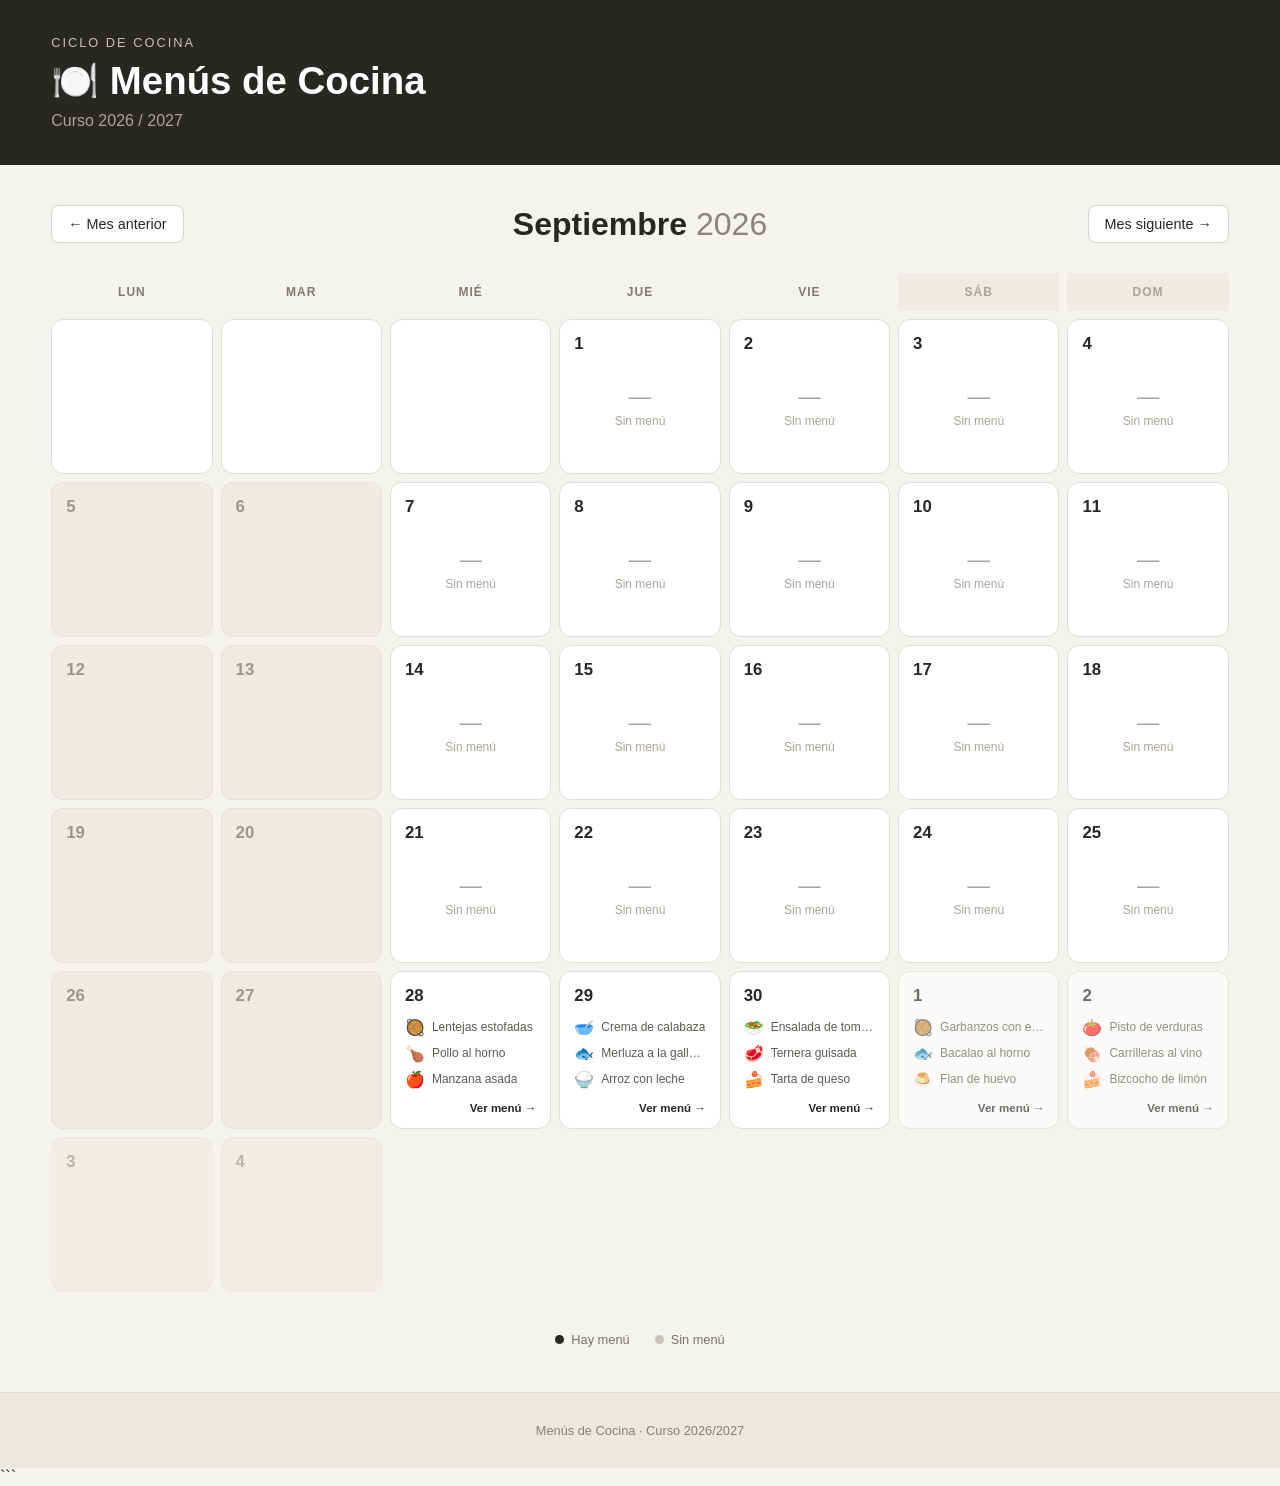
<file: webs/menus/index.html>
<!DOCTYPE html>
<html lang="es">

<head>
    <meta charset="UTF-8">
    <meta name="viewport" content="width=device-width, initial-scale=1.0">

    <title>Menús de Cocina | Curso 2026/2027</title>

    <link rel="stylesheet" href="styles.css">
</head>


<body>

    <!-- ==========================================
         CABECERA
    =========================================== -->

    <header class="cabecera">

        <div class="contenedor cabecera-contenido">

            <div>
                <p class="subtitulo">Ciclo de Cocina</p>

                <h1>🍽️ Menús de Cocina</h1>

                <p class="curso">
                    Curso 2026 / 2027
                </p>
            </div>

        </div>

    </header>


    <!-- ==========================================
         CONTENIDO PRINCIPAL
    =========================================== -->

    <main class="contenedor">


        <!-- ======================================
             NAVEGACIÓN ENTRE MESES
        ======================================= -->

        <nav class="navegacion-meses">

            <a href="#" class="boton-mes">
                ← Mes anterior
            </a>

            <h2>
                Septiembre
                <span>2026</span>
            </h2>

            <a href="#" class="boton-mes">
                Mes siguiente →
            </a>

        </nav>


        <!-- ======================================
             CALENDARIO
        ======================================= -->

        <section class="calendario">


            <!-- DÍAS DE LA SEMANA -->

            <div class="nombre-dia">
                LUN
            </div>

            <div class="nombre-dia">
                MAR
            </div>

            <div class="nombre-dia">
                MIÉ
            </div>

            <div class="nombre-dia">
                JUE
            </div>

            <div class="nombre-dia">
                VIE
            </div>

            <div class="nombre-dia fin-de-semana">
                SÁB
            </div>

            <div class="nombre-dia fin-de-semana">
                DOM
            </div>


            <!-- ==================================
                 SEMANA 1
            =================================== -->

            <!-- Días vacíos -->

            <div class="dia dia-vacio"></div>
            <div class="dia dia-vacio"></div>
            <div class="dia dia-vacio"></div>


            <!-- MARTES 1 -->

            <article class="dia">

                <span class="numero-dia">1</span>

                <div class="sin-menu">
                    <span>—</span>
                    <p>Sin menú</p>
                </div>

            </article>


            <!-- MIÉRCOLES 2 -->

            <article class="dia">

                <span class="numero-dia">2</span>

                <div class="sin-menu">
                    <span>—</span>
                    <p>Sin menú</p>
                </div>

            </article>


            <!-- JUEVES 3 -->

            <article class="dia">

                <span class="numero-dia">3</span>

                <div class="sin-menu">
                    <span>—</span>
                    <p>Sin menú</p>
                </div>

            </article>


            <!-- VIERNES 4 -->

            <article class="dia">

                <span class="numero-dia">4</span>

                <div class="sin-menu">
                    <span>—</span>
                    <p>Sin menú</p>
                </div>

            </article>


            <!-- SÁBADO 5 -->

            <article class="dia fin-de-semana">

                <span class="numero-dia">5</span>

            </article>


            <!-- DOMINGO 6 -->

            <article class="dia fin-de-semana">

                <span class="numero-dia">6</span>

            </article>


            <!-- ==================================
                 SEMANA 2
            =================================== -->

            <!-- LUNES 7 -->

            <article class="dia">

                <span class="numero-dia">7</span>

                <div class="sin-menu">
                    <span>—</span>
                    <p>Sin menú</p>
                </div>

            </article>


            <!-- MARTES 8 -->

            <article class="dia">

                <span class="numero-dia">8</span>

                <div class="sin-menu">
                    <span>—</span>
                    <p>Sin menú</p>
                </div>

            </article>


            <!-- MIÉRCOLES 9 -->

            <article class="dia">

                <span class="numero-dia">9</span>

                <div class="sin-menu">
                    <span>—</span>
                    <p>Sin menú</p>
                </div>

            </article>


            <!-- JUEVES 10 -->

            <article class="dia">

                <span class="numero-dia">10</span>

                <div class="sin-menu">
                    <span>—</span>
                    <p>Sin menú</p>
                </div>

            </article>


            <!-- VIERNES 11 -->

            <article class="dia">

                <span class="numero-dia">11</span>

                <div class="sin-menu">
                    <span>—</span>
                    <p>Sin menú</p>
                </div>

            </article>


            <!-- SÁBADO 12 -->

            <article class="dia fin-de-semana">

                <span class="numero-dia">12</span>

            </article>


            <!-- DOMINGO 13 -->

            <article class="dia fin-de-semana">

                <span class="numero-dia">13</span>

            </article>


            <!-- ==================================
                 SEMANA 3
            =================================== -->

            <!-- LUNES 14 -->

            <article class="dia">

                <span class="numero-dia">14</span>

                <div class="sin-menu">
                    <span>—</span>
                    <p>Sin menú</p>
                </div>

            </article>


            <!-- MARTES 15 -->

            <article class="dia">

                <span class="numero-dia">15</span>

                <div class="sin-menu">
                    <span>—</span>
                    <p>Sin menú</p>
                </div>

            </article>


            <!-- MIÉRCOLES 16 -->

            <article class="dia">

                <span class="numero-dia">16</span>

                <div class="sin-menu">
                    <span>—</span>
                    <p>Sin menú</p>
                </div>

            </article>


            <!-- JUEVES 17 -->

            <article class="dia">

                <span class="numero-dia">17</span>

                <div class="sin-menu">
                    <span>—</span>
                    <p>Sin menú</p>
                </div>

            </article>


            <!-- VIERNES 18 -->

            <article class="dia">

                <span class="numero-dia">18</span>

                <div class="sin-menu">
                    <span>—</span>
                    <p>Sin menú</p>
                </div>

            </article>


            <!-- SÁBADO 19 -->

            <article class="dia fin-de-semana">

                <span class="numero-dia">19</span>

            </article>


            <!-- DOMINGO 20 -->

            <article class="dia fin-de-semana">

                <span class="numero-dia">20</span>

            </article>


            <!-- ==================================
                 SEMANA 4
            =================================== -->

            <!-- LUNES 21 -->

            <article class="dia">

                <span class="numero-dia">21</span>

                <div class="sin-menu">
                    <span>—</span>
                    <p>Sin menú</p>
                </div>

            </article>


            <!-- MARTES 22 -->

            <article class="dia">

                <span class="numero-dia">22</span>

                <div class="sin-menu">
                    <span>—</span>
                    <p>Sin menú</p>
                </div>

            </article>


            <!-- MIÉRCOLES 23 -->

            <article class="dia">

                <span class="numero-dia">23</span>

                <div class="sin-menu">
                    <span>—</span>
                    <p>Sin menú</p>
                </div>

            </article>


            <!-- JUEVES 24 -->

            <article class="dia">

                <span class="numero-dia">24</span>

                <div class="sin-menu">
                    <span>—</span>
                    <p>Sin menú</p>
                </div>

            </article>


            <!-- VIERNES 25 -->

            <article class="dia">

                <span class="numero-dia">25</span>

                <div class="sin-menu">
                    <span>—</span>
                    <p>Sin menú</p>
                </div>

            </article>


            <!-- SÁBADO 26 -->

            <article class="dia fin-de-semana">

                <span class="numero-dia">26</span>

            </article>


            <!-- DOMINGO 27 -->

            <article class="dia fin-de-semana">

                <span class="numero-dia">27</span>

            </article>


            <!-- ==================================
                 SEMANA 5
            =================================== -->

            <!-- LUNES 28 -->

            <a href="#" class="dia dia-con-menu">

                <span class="numero-dia">28</span>

                <div class="mini-menu">

                    <div class="mini-plato">
                        <span>🥘</span>
                        <p>Lentejas estofadas</p>
                    </div>

                    <div class="mini-plato">
                        <span>🍗</span>
                        <p>Pollo al horno</p>
                    </div>

                    <div class="mini-plato">
                        <span>🍎</span>
                        <p>Manzana asada</p>
                    </div>

                </div>

                <span class="ver-menu">
                    Ver menú →
                </span>

            </a>


            <!-- MARTES 29 -->

            <a href="#" class="dia dia-con-menu">

                <span class="numero-dia">29</span>

                <div class="mini-menu">

                    <div class="mini-plato">
                        <span>🥣</span>
                        <p>Crema de calabaza</p>
                    </div>

                    <div class="mini-plato">
                        <span>🐟</span>
                        <p>Merluza a la gallega</p>
                    </div>

                    <div class="mini-plato">
                        <span>🍚</span>
                        <p>Arroz con leche</p>
                    </div>

                </div>

                <span class="ver-menu">
                    Ver menú →
                </span>

            </a>


            <!-- MIÉRCOLES 30 -->

            <a href="#" class="dia dia-con-menu">

                <span class="numero-dia">30</span>

                <div class="mini-menu">

                    <div class="mini-plato">
                        <span>🥗</span>
                        <p>Ensalada de tomate</p>
                    </div>

                    <div class="mini-plato">
                        <span>🥩</span>
                        <p>Ternera guisada</p>
                    </div>

                    <div class="mini-plato">
                        <span>🍰</span>
                        <p>Tarta de queso</p>
                    </div>

                </div>

                <span class="ver-menu">
                    Ver menú →
                </span>

            </a>


            <!-- OCTUBRE 1 -->

            <a href="#" class="dia dia-con-menu otro-mes">

                <span class="numero-dia">1</span>

                <div class="mini-menu">

                    <div class="mini-plato">
                        <span>🥘</span>
                        <p>Garbanzos con espinacas</p>
                    </div>

                    <div class="mini-plato">
                        <span>🐟</span>
                        <p>Bacalao al horno</p>
                    </div>

                    <div class="mini-plato">
                        <span>🍮</span>
                        <p>Flan de huevo</p>
                    </div>

                </div>

                <span class="ver-menu">
                    Ver menú →
                </span>

            </a>


            <!-- OCTUBRE 2 -->

            <a href="#" class="dia dia-con-menu otro-mes">

                <span class="numero-dia">2</span>

                <div class="mini-menu">

                    <div class="mini-plato">
                        <span>🍅</span>
                        <p>Pisto de verduras</p>
                    </div>

                    <div class="mini-plato">
                        <span>🍖</span>
                        <p>Carrilleras al vino</p>
                    </div>

                    <div class="mini-plato">
                        <span>🍰</span>
                        <p>Bizcocho de limón</p>
                    </div>

                </div>

                <span class="ver-menu">
                    Ver menú →
                </span>

            </a>


            <!-- SÁBADO 3 -->

            <article class="dia fin-de-semana otro-mes">

                <span class="numero-dia">3</span>

            </article>


            <!-- DOMINGO 4 -->

            <article class="dia fin-de-semana otro-mes">

                <span class="numero-dia">4</span>

            </article>

        </section>


        <!-- ======================================
             LEYENDA
        ======================================= -->

        <section class="leyenda">

            <div>
                <span class="punto tiene-menu"></span>
                Hay menú
            </div>

            <div>
                <span class="punto sin-servicio"></span>
                Sin menú
            </div>

        </section>


    </main>


    <!-- ==========================================
         PIE DE PÁGINA
    =========================================== -->

    <footer>

        <p>
            Menús de Cocina · Curso 2026/2027
        </p>

    </footer>


</body>

</html>
```
</file>
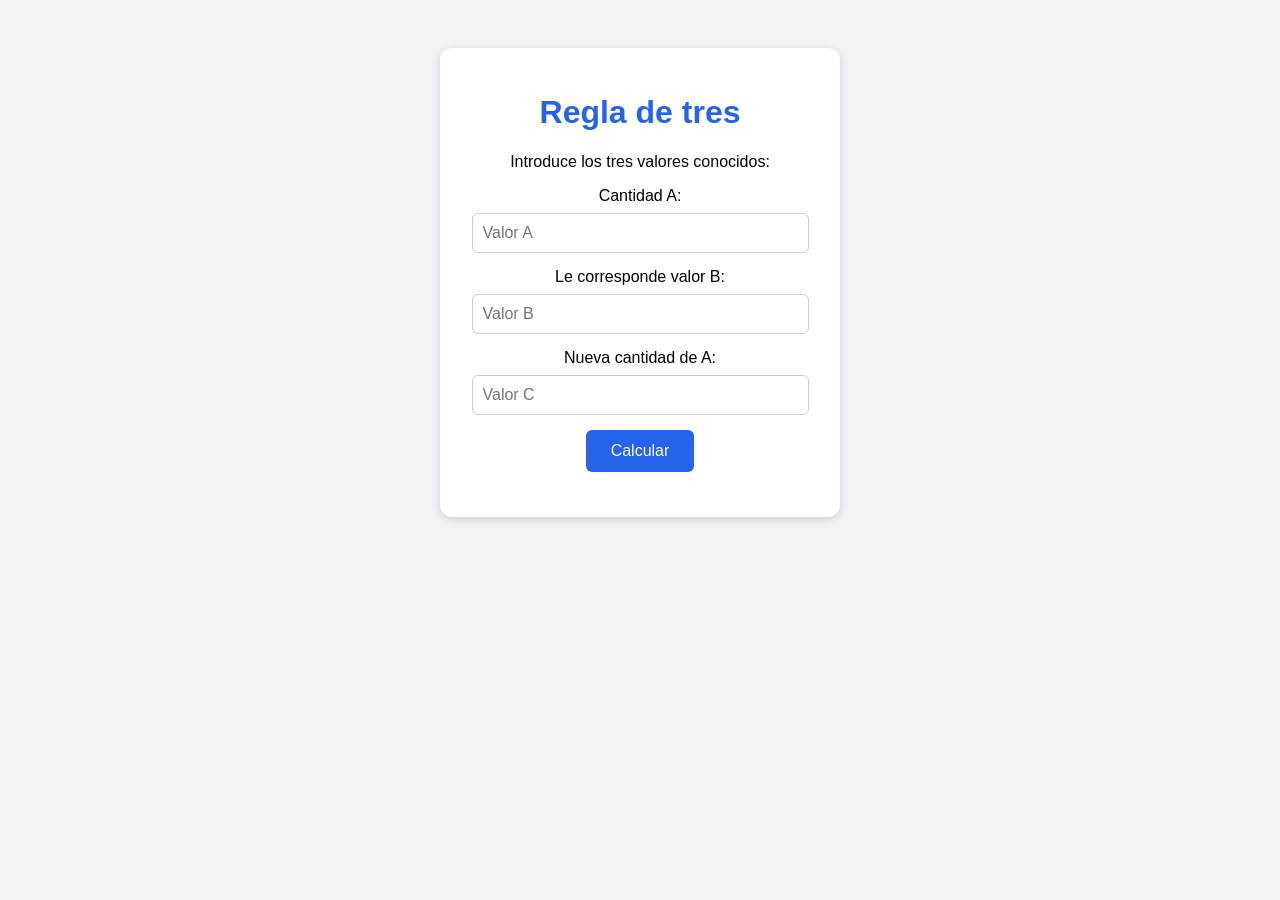
<file: webs/reglaTres/index.html>
<!DOCTYPE html>
<html lang="es">

<head>
    <meta charset="UTF-8">
    <meta name="viewport" content="width=device-width, initial-scale=1.0">
    <title>Regla de tres</title>

    <style>
        body {
            font-family: Arial, sans-serif;
            background: #f2f4f8;
            text-align: center;
            padding: 40px 15px;
        }

        .contenedor {
            background: white;
            max-width: 350px;
            margin: auto;
            padding: 25px;
            border-radius: 12px;
            box-shadow: 0 2px 10px #cccccc;
        }

        h1 {
            color: #2563eb;
        }

        input {
            width: 90%;
            padding: 10px;
            margin: 8px 0 15px;
            border: 1px solid #cccccc;
            border-radius: 6px;
            font-size: 16px;
        }

        button {
            background: #2563eb;
            color: white;
            border: none;
            padding: 12px 25px;
            border-radius: 6px;
            cursor: pointer;
            font-size: 16px;
        }

        button:hover {
            background: #1d4ed8;
        }

        #resultado {
            font-size: 22px;
            font-weight: bold;
            color: #15803d;
            margin-top: 20px;
        }
    </style>
</head>

<body>

    <div class="contenedor">
        <h1>Regla de tres</h1>

        <p>Introduce los tres valores conocidos:</p>

        <label for="a">Cantidad A:</label>
        <input type="text" id="a" inputmode="decimal" placeholder="Valor A">

        <label for="b">Le corresponde valor B:</label>
        <input type="text" id="b" inputmode="decimal" placeholder="Valor B">

        <label for="c">Nueva cantidad de A:</label>
        <input type="text" id="c" inputmode="decimal" placeholder="Valor C">

        <button onclick="calcular()">Calcular</button>

        <div id="resultado"></div>
    </div>

    <script>
        function calcular() {
            const a = Number(
                document.getElementById("a").value.replace(",", ".")
            );

            const b = Number(
                document.getElementById("b").value.replace(",", ".")
            );

            const c = Number(
                document.getElementById("c").value.replace(",", ".")
            );

            const resultado = document.getElementById("resultado");

            if (
                document.getElementById("a").value.trim() === "" ||
                document.getElementById("b").value.trim() === "" ||
                document.getElementById("c").value.trim() === "" ||
                !Number.isFinite(a) ||
                !Number.isFinite(b) ||
                !Number.isFinite(c)
            ) {
                resultado.textContent = "Introduce los tres valores.";
                return;
            }

            if (a === 0) {
                resultado.textContent = "El valor A no puede ser cero.";
                return;
            }

            const x = (b * c) / a;

            resultado.textContent = "Resultado: " +
                Number(x.toFixed(6)).toLocaleString("es-ES");
        }
    </script>

</body>

</html>
</file>
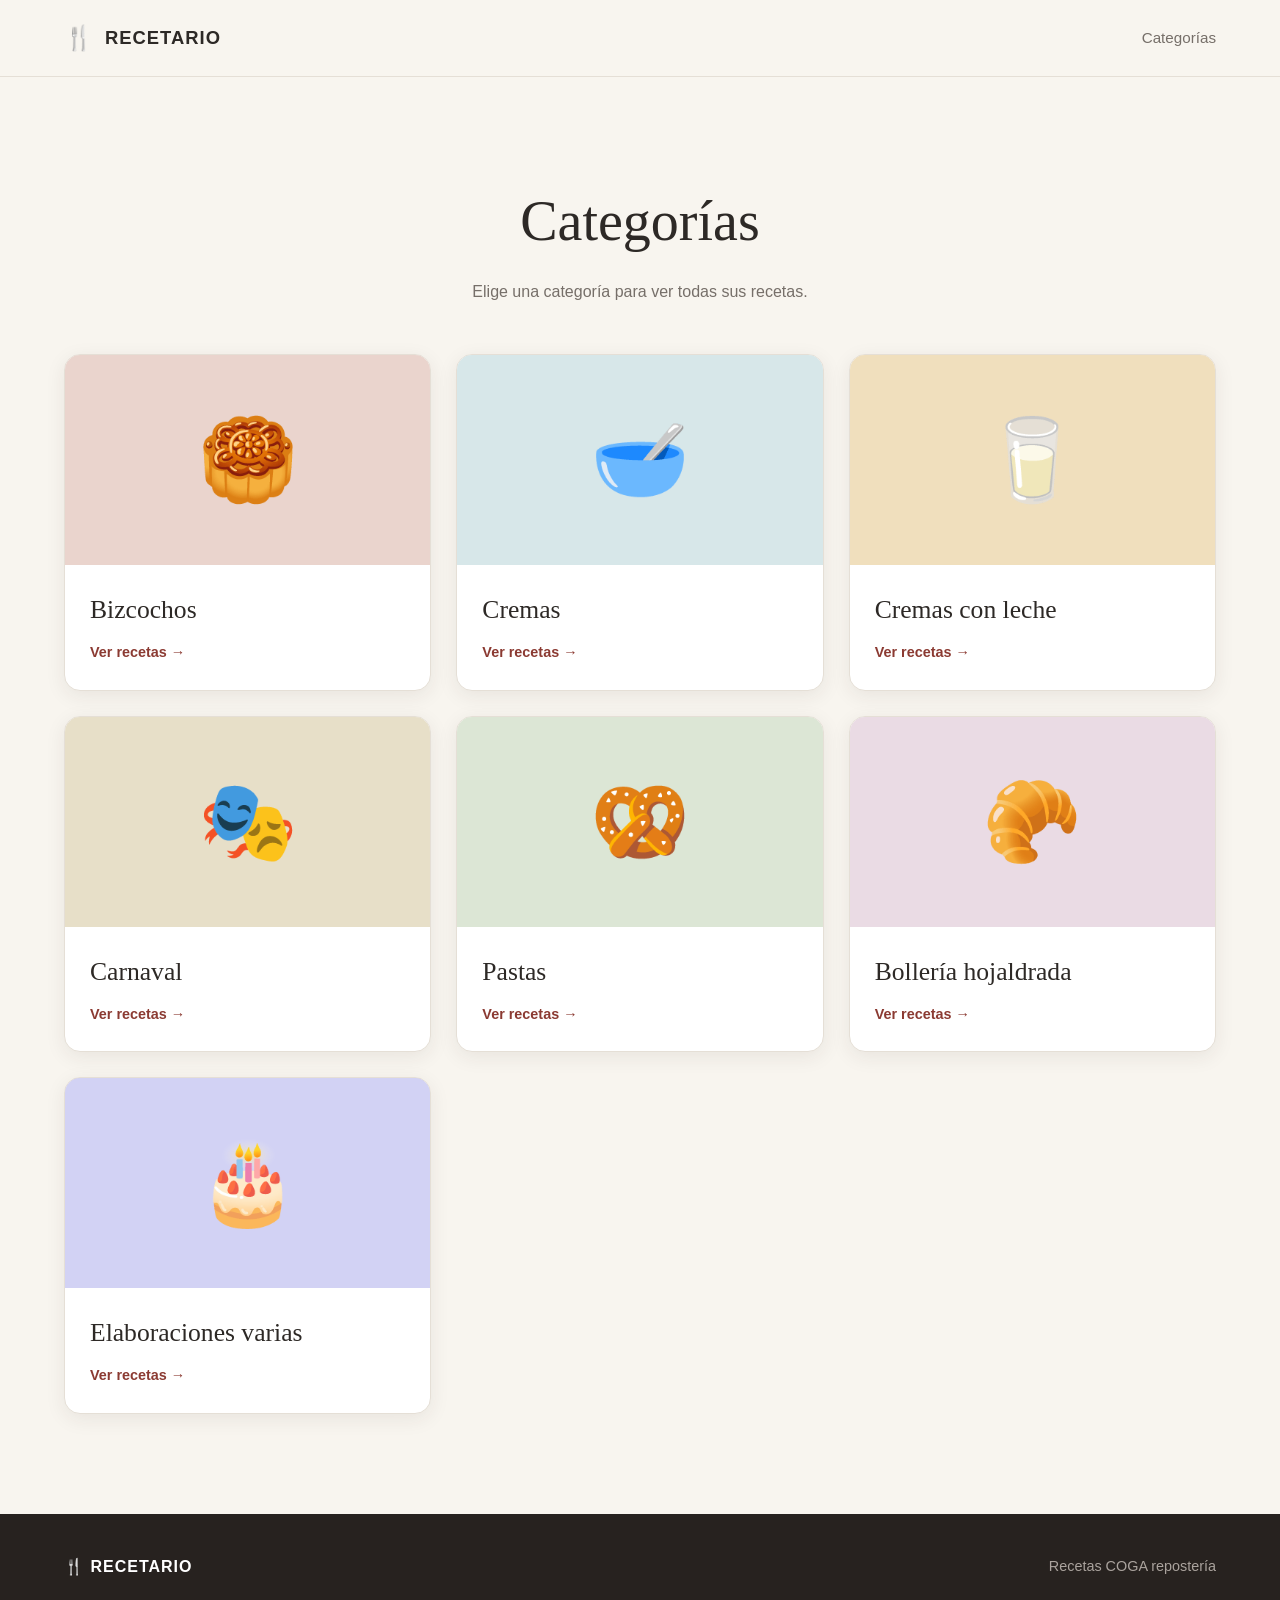
<file: webs/reposteria/index.html>
<!DOCTYPE html>
<html lang="es">

<head>
    <meta charset="UTF-8">
    <meta name="viewport" content="width=device-width, initial-scale=1.0">

    <title>Recetario COGA Repostería</title>

    <link rel="stylesheet" href="styles.css">
</head>

<body>

    <!-- =========================
         CABECERA
    ========================== -->
    <header class="header">

        <div class="container header-content">

            <a href="index.html" class="logo">
                <span class="logo-icon">🍴</span>
                <span>RECETARIO</span>
            </a>

            <nav class="nav">
                <a href="#categorias">Categorías</a>
            </nav>

        </div>

    </header>


    <!-- =========================
         CATEGORÍAS
    ========================== -->
    <section class="categories section" id="categorias">

        <div class="container">

            <div class="section-heading">

                <h2>
                    Categorías
                </h2>

                <p>
                    Elige una categoría para ver todas sus recetas.
                </p>

            </div>


            <div class="category-grid">


                <!-- =========================
                     BIZCOCHOS
                ========================== -->
                <a href="bizcochos.html" class="category-card">

                    <div class="category-image bizcochos-image">
                        <span>🥮</span>
                    </div>

                    <div class="category-info">

                        <h3>
                            Bizcochos
                        </h3>

                        <span class="category-link">
                            Ver recetas →
                        </span>

                    </div>

                </a>


                <!-- =========================
                     CREMAS
                ========================== -->
                <a href="cremas.html" class="category-card">

                    <div class="category-image cremas-image">
                        <span>🥣</span>
                    </div>

                    <div class="category-info">

                        <h3>
                            Cremas
                        </h3>

                        <span class="category-link">
                            Ver recetas →
                        </span>

                    </div>

                </a>


                <!-- =========================
                     CREMAS CON LECHE
                ========================== -->
                <a href="recetas.html?categoria=cremas-leche" class="category-card">

                    <div class="category-image cremas-leche-image">
                        <span>🥛</span>
                    </div>

                    <div class="category-info">

                        <h3>
                            Cremas con leche
                        </h3>

                        <span class="category-link">
                            Ver recetas →
                        </span>

                    </div>

                </a>


                <!-- =========================
                     CARNAVAL
                ========================== -->
                <a href="recetas.html?categoria=carnaval" class="category-card">

                    <div class="category-image carnaval-image">
                        <span>🎭</span>
                    </div>

                    <div class="category-info">

                        <h3>
                            Carnaval
                        </h3>

                        <span class="category-link">
                            Ver recetas →
                        </span>

                    </div>

                </a>



                <!-- =========================
                     PASTAS
                ========================== -->
                <a href="recetas.html?categoria=pastas" class="category-card">

                    <div class="category-image pastas-image">
                        <span>🥨</span>
                    </div>

                    <div class="category-info">

                        <h3>
                            Pastas
                        </h3>

                        <span class="category-link">
                            Ver recetas →
                        </span>

                    </div>

                </a>


                <!-- =========================
                     BOLLERÍA HOJALDRADA
                ========================== -->
                <a href="recetas.html?categoria=bolleria-hojaldrada" class="category-card">

                    <div class="category-image bolleria-hojaldrada-image">
                        <span>🥐</span>
                    </div>

                    <div class="category-info">

                        <h3>
                            Bollería hojaldrada
                        </h3>

                        <span class="category-link">
                            Ver recetas →
                        </span>

                    </div>

                </a>


                <!-- =========================
                     ELABORACIONES VARIAS
                ========================== -->
                <a href="recetas.html?categoria=elaboraciones-varias" class="category-card">

                    <div class="category-image elaboraciones-varias-image">
                        <span>🎂</span>
                    </div>

                    <div class="category-info">

                        <h3>
                            Elaboraciones varias
                        </h3>

                        <span class="category-link">
                            Ver recetas →
                        </span>

                    </div>

                </a>


            </div>

        </div>

    </section>


    <!-- =========================
         FOOTER
    ========================== -->
    <footer class="footer">

        <div class="container footer-content">

            <div class="footer-logo">
                🍴 RECETARIO
            </div>

            <p>
                Recetas COGA repostería
            </p>

        </div>

    </footer>


</body>

</html>
</file>
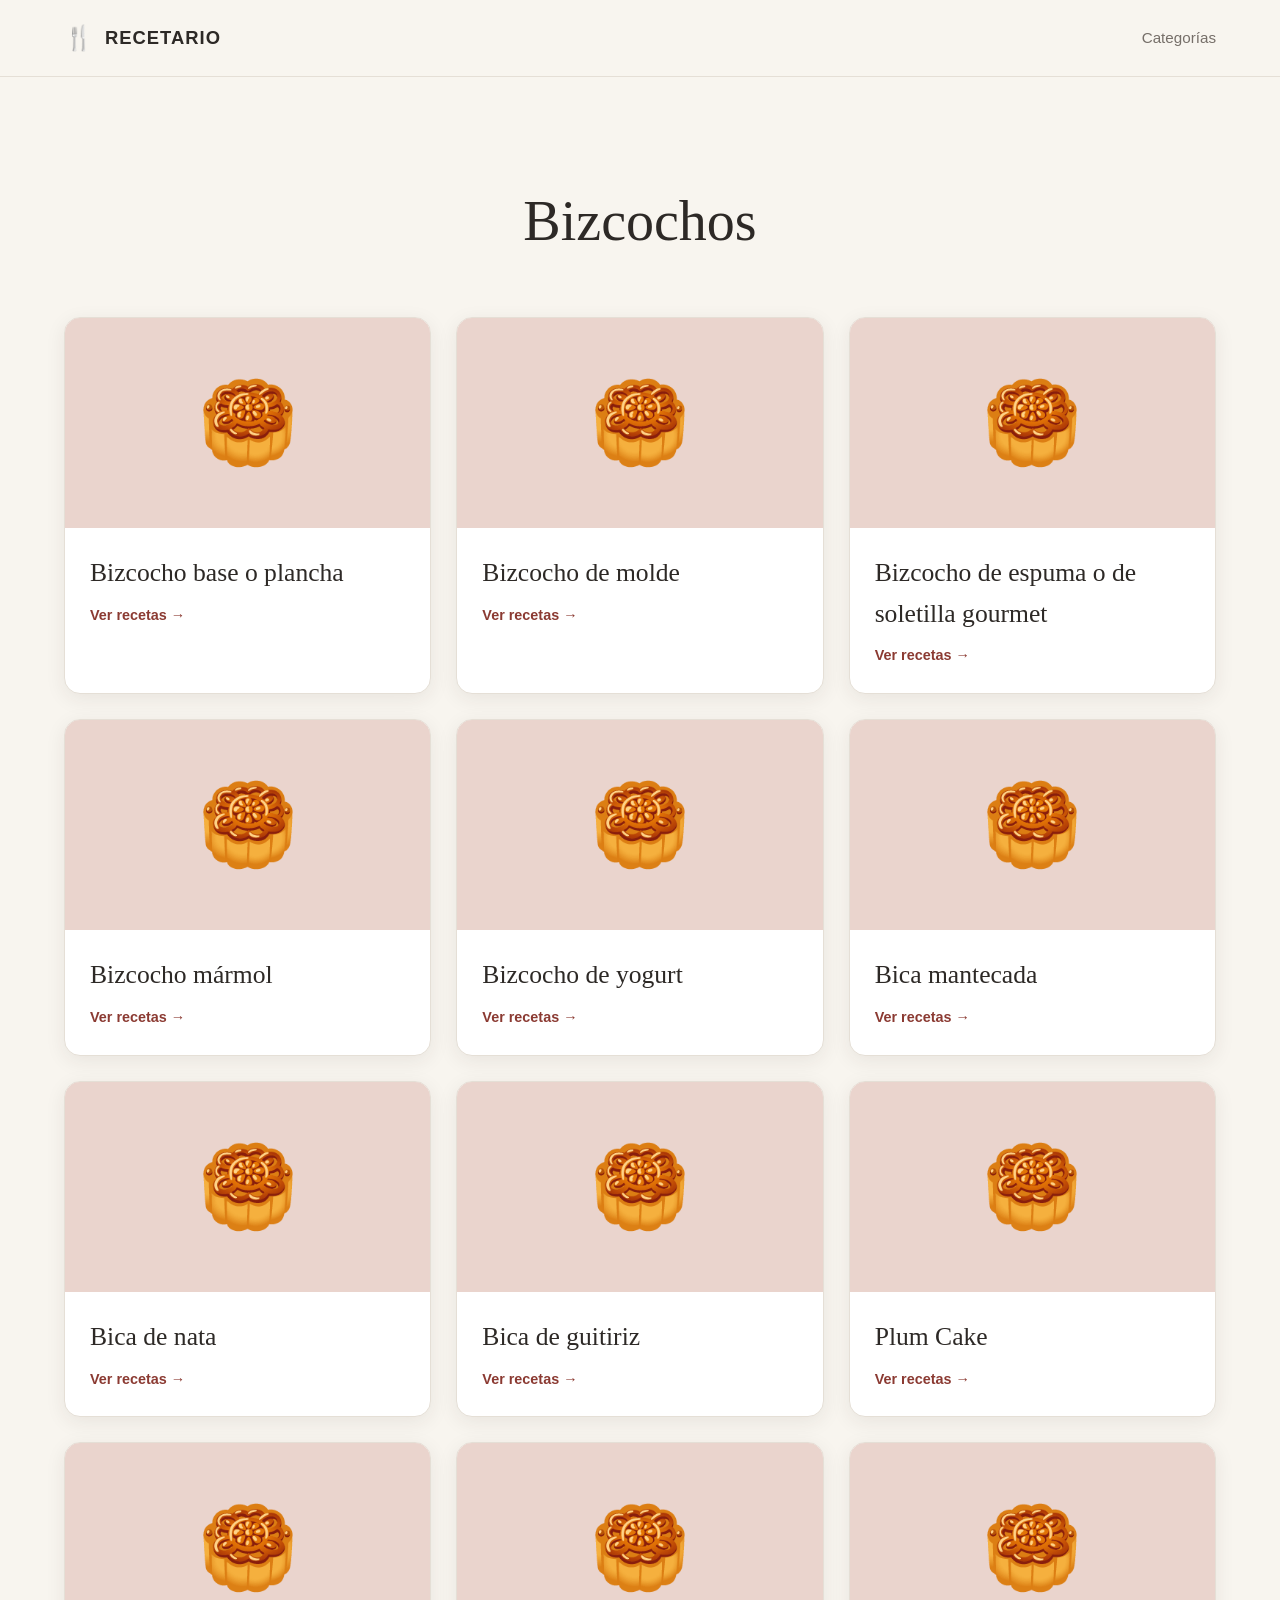
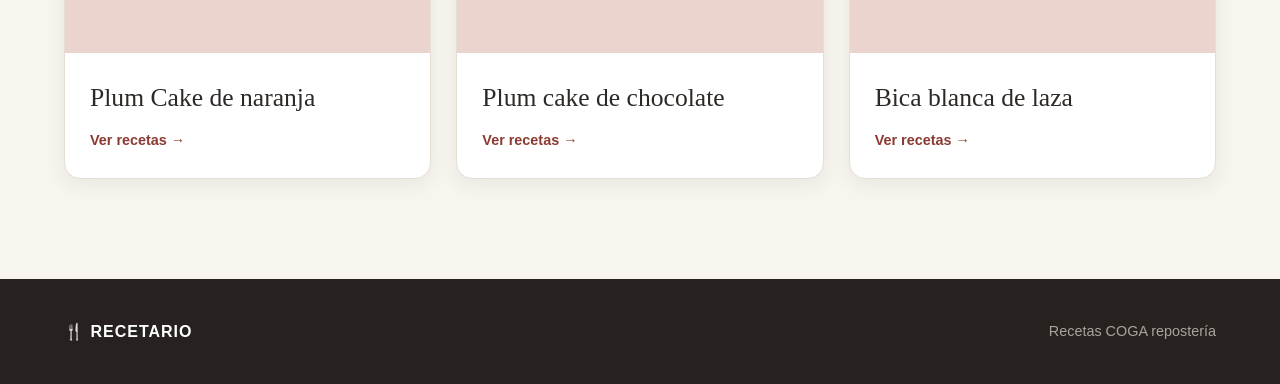
<file: webs/reposteria/bizcochos.html>
<!DOCTYPE html>
<html lang="es">

<head>
    <meta charset="UTF-8">
    <meta name="viewport" content="width=device-width, initial-scale=1.0">

    <title>Bizcochos</title>

    <link rel="stylesheet" href="styles.css">
</head>

<body>

    <!-- =========================
         CABECERA
    ========================== -->
    <header class="header">

        <div class="container header-content">

            <a href="index.html" class="logo">
                <span class="logo-icon">🍴</span>
                <span>RECETARIO</span>
            </a>

            <nav class="nav">
                <a href="index.html">Categorías</a>
            </nav>

        </div>

    </header>


    <!-- =========================
         CATEGORÍAS
    ========================== -->
    <section class="categories section" id="categorias">

        <div class="container">

            <div class="section-heading">

                <h2>
                    Bizcochos
                </h2>

            </div>


            <div class="category-grid">


                <!-- =========================
                     BIZCOCHOS
                ========================== -->
                <a href="biscoitos.pdf#page=2" target="_blank" class="category-card">

                    <div class="category-image bizcochos-image">
                        <span>🥮</span>
                    </div>

                    <div class="category-info">

                        <h3>
                            Bizcocho base o plancha
                        </h3>

                        <span class="category-link">
                            Ver recetas →
                        </span>

                    </div>

                </a>
                <!-- =========================
                     BIZCOCHOS
                ========================== -->
                <a href="biscoitos.pdf#page=3" target="_blank" class="category-card">

                    <div class="category-image bizcochos-image">
                        <span>🥮</span>
                    </div>

                    <div class="category-info">

                        <h3>
                            Bizcocho de molde
                        </h3>

                        <span class="category-link">
                            Ver recetas →
                        </span>

                    </div>

                </a><!-- =========================
                     BIZCOCHOS
                ========================== -->
                <a href="biscoitos.pdf#page=4" target="_blank" class="category-card">

                    <div class="category-image bizcochos-image">
                        <span>🥮</span>
                    </div>

                    <div class="category-info">

                        <h3>
                            Bizcocho de espuma o de soletilla gourmet
                        </h3>

                        <span class="category-link">
                            Ver recetas →
                        </span>

                    </div>

                </a>
                <!-- =========================
                     BIZCOCHOS
                ========================== -->
                <a href="biscoitos.pdf#page=5" target="_blank" class="category-card">

                    <div class="category-image bizcochos-image">
                        <span>🥮</span>
                    </div>

                    <div class="category-info">

                        <h3>
                            Bizcocho mármol
                        </h3>

                        <span class="category-link">
                            Ver recetas →
                        </span>

                    </div>

                </a>
                <!-- =========================
                     BIZCOCHOS
                ========================== -->
                <a href="biscoitos.pdf#page=6" target="_blank" class="category-card">

                    <div class="category-image bizcochos-image">
                        <span>🥮</span>
                    </div>

                    <div class="category-info">

                        <h3>
                            Bizcocho de yogurt
                        </h3>

                        <span class="category-link">
                            Ver recetas →
                        </span>

                    </div>

                </a>
                <!-- =========================
                     BIZCOCHOS
                ========================== -->
                <a href="biscoitos.pdf#page=7" target="_blank" class="category-card">

                    <div class="category-image bizcochos-image">
                        <span>🥮</span>
                    </div>

                    <div class="category-info">

                        <h3>
                            Bica mantecada
                        </h3>

                        <span class="category-link">
                            Ver recetas →
                        </span>

                    </div>

                </a>
                <!-- =========================
                     BIZCOCHOS
                ========================== -->
                <a href="biscoitos.pdf#page=8" target="_blank" class="category-card">

                    <div class="category-image bizcochos-image">
                        <span>🥮</span>
                    </div>

                    <div class="category-info">

                        <h3>
                            Bica de nata
                        </h3>

                        <span class="category-link">
                            Ver recetas →
                        </span>

                    </div>

                </a>
                <!-- =========================
                     BIZCOCHOS
                ========================== -->
                <a href="biscoitos.pdf#page=9" target="_blank" class="category-card">

                    <div class="category-image bizcochos-image">
                        <span>🥮</span>
                    </div>

                    <div class="category-info">

                        <h3>
                            Bica de guitiriz
                        </h3>

                        <span class="category-link">
                            Ver recetas →
                        </span>

                    </div>

                </a>
                <!-- =========================
                     BIZCOCHOS
                ========================== -->
                <a href="biscoitos.pdf#page=10" target="_blank" class="category-card">

                    <div class="category-image bizcochos-image">
                        <span>🥮</span>
                    </div>

                    <div class="category-info">

                        <h3>
                            Plum Cake
                        </h3>

                        <span class="category-link">
                            Ver recetas →
                        </span>

                    </div>

                </a>
                <!-- =========================
                     BIZCOCHOS
                ========================== -->
                <a href="biscoitos.pdf#page=11" target="_blank" class="category-card">

                    <div class="category-image bizcochos-image">
                        <span>🥮</span>
                    </div>

                    <div class="category-info">

                        <h3>
                            Plum Cake de naranja
                        </h3>

                        <span class="category-link">
                            Ver recetas →
                        </span>

                    </div>

                </a>
                <!-- =========================
                     BIZCOCHOS
                ========================== -->
                <a href="biscoitos.pdf#page=12" target="_blank" class="category-card">

                    <div class="category-image bizcochos-image">
                        <span>🥮</span>
                    </div>

                    <div class="category-info">

                        <h3>
                            Plum cake de chocolate
                        </h3>

                        <span class="category-link">
                            Ver recetas →
                        </span>

                    </div>

                </a>
                <!-- =========================
                     BIZCOCHOS
                ========================== -->
                <a href="biscoitos.pdf#page=13" target="_blank" class="category-card">

                    <div class="category-image bizcochos-image">
                        <span>🥮</span>
                    </div>

                    <div class="category-info">

                        <h3>
                            Bica blanca de laza
                        </h3>

                        <span class="category-link">
                            Ver recetas →
                        </span>

                    </div>

                </a>

            </div>

        </div>

    </section>


    <!-- =========================
         FOOTER
    ========================== -->
    <footer class="footer">

        <div class="container footer-content">

            <div class="footer-logo">
                🍴 RECETARIO
            </div>

            <p>
                Recetas COGA repostería
            </p>

        </div>

    </footer>


</body>

</html>
</file>
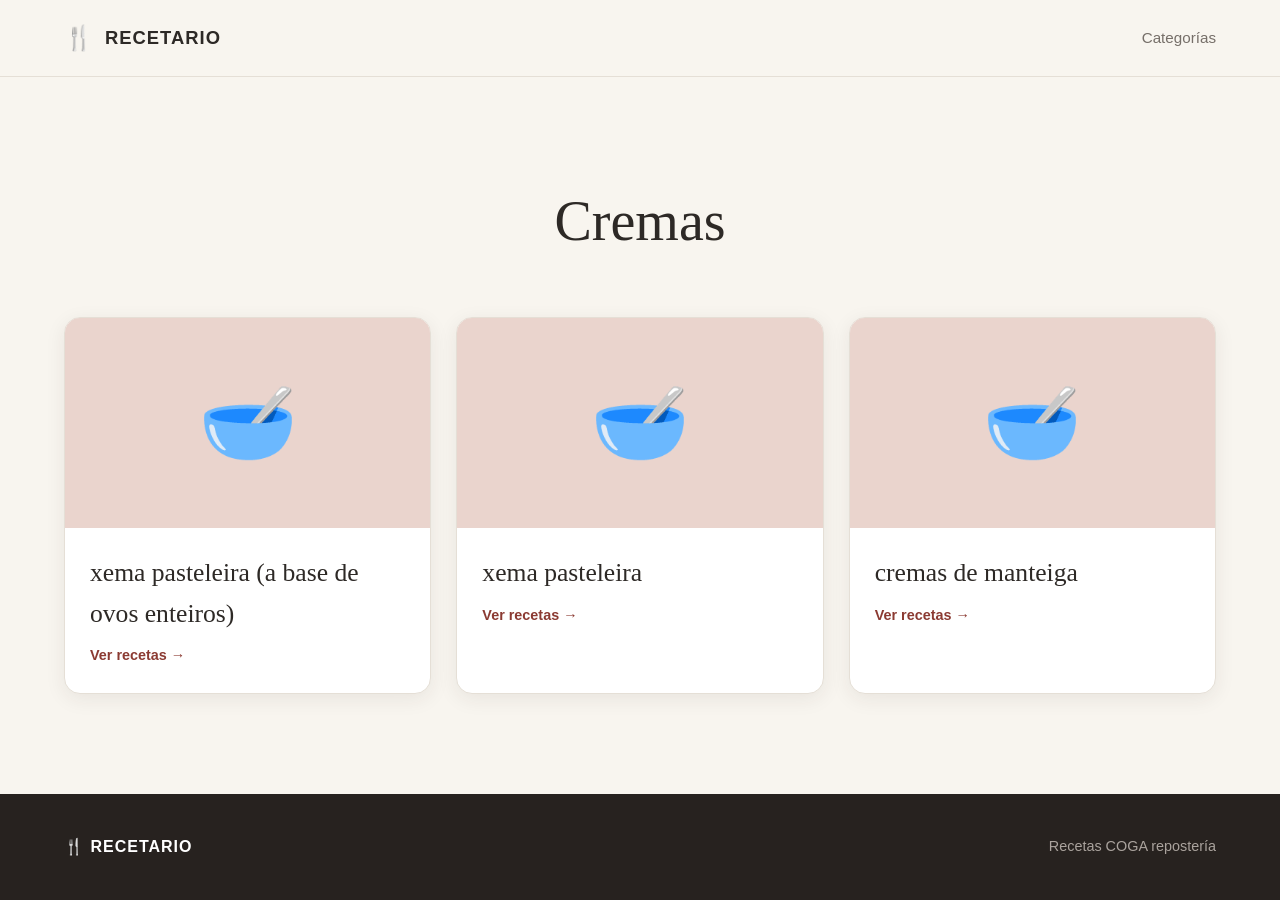
<file: webs/reposteria/cremas.html>
<!DOCTYPE html>
<html lang="es">

<head>
    <meta charset="UTF-8">
    <meta name="viewport" content="width=device-width, initial-scale=1.0">

    <title>Cremas</title>

    <link rel="stylesheet" href="styles.css">
</head>

<body>

    <!-- =========================
         CABECERA
    ========================== -->
    <header class="header">

        <div class="container header-content">

            <a href="index.html" class="logo">
                <span class="logo-icon">🍴</span>
                <span>RECETARIO</span>
            </a>

            <nav class="nav">
                <a href="index.html">Categorías</a>
            </nav>

        </div>

    </header>


    <!-- =========================
         CATEGORÍAS
    ========================== -->
    <section class="categories section" id="categorias">

        <div class="container">

            <div class="section-heading">

                <h2>
                    Cremas
                </h2>

            </div>


            <div class="category-grid">


                <!-- =========================
                     BIZCOCHOS
                ========================== -->
                <a href="cremas.pdf#page=2" target="_blank" class="category-card">

                    <div class="category-image bizcochos-image">
                        <span>🥣</span>
                    </div>

                    <div class="category-info">

                        <h3>
                            xema pasteleira (a base de ovos enteiros)
                        </h3>

                        <span class="category-link">
                            Ver recetas →
                        </span>

                    </div>

                </a>
                <!-- =========================
                     BIZCOCHOS
                ========================== -->
                <a href="cremas.pdf#page=3" target="_blank" class="category-card">

                    <div class="category-image bizcochos-image">
                        <span>🥣</span>
                    </div>

                    <div class="category-info">

                        <h3>
                            xema pasteleira
                        </h3>

                        <span class="category-link">
                            Ver recetas →
                        </span>

                    </div>

                </a><!-- =========================
                     BIZCOCHOS
                ========================== -->
                <a href="cremas.pdf#page=4" target="_blank" class="category-card">

                    <div class="category-image bizcochos-image">
                        <span>🥣</span>
                    </div>

                    <div class="category-info">

                        <h3>
                            cremas de manteiga
                        </h3>

                        <span class="category-link">
                            Ver recetas →
                        </span>

                    </div>

                </a>

            </div>

    </section>


    <!-- =========================
         FOOTER
    ========================== -->
    <footer class="footer">

        <div class="container footer-content">

            <div class="footer-logo">
                🍴 RECETARIO
            </div>

            <p>
                Recetas COGA repostería
            </p>

        </div>

    </footer>


</body>

</html>
</file>
<file: webs/menus/styles.css>
/* ==========================================
   CONFIGURACIÓN GENERAL
========================================== */

* {
    box-sizing: border-box;
}

html {
    scroll-behavior: smooth;
}

body {
    margin: 0;

    font-family:
        Arial,
        Helvetica,
        sans-serif;

    background: #f5f3ef;

    color: #292724;
}

.contenedor {
    width: min(1200px, 92%);

    margin: 0 auto;
}


/* ==========================================
   CABECERA
========================================== */

.cabecera {
    background: #292724;

    color: white;

    padding: 35px 0;
}

.cabecera-contenido {
    display: flex;

    align-items: center;
}

.subtitulo {
    margin: 0 0 8px;

    color: #c8c1b7;

    font-size: 0.8rem;

    text-transform: uppercase;

    letter-spacing: 2px;
}

.cabecera h1 {
    margin: 0;

    font-size: 2.4rem;

    font-weight: 700;
}

.curso {
    margin: 8px 0 0;

    color: #aaa39a;
}


/* ==========================================
   NAVEGACIÓN ENTRE MESES
========================================== */

.navegacion-meses {
    display: grid;

    grid-template-columns: 1fr auto 1fr;

    align-items: center;

    gap: 20px;

    padding: 40px 0 30px;
}

.navegacion-meses h2 {
    margin: 0;

    text-align: center;

    font-size: 2rem;
}

.navegacion-meses h2 span {
    color: #8a847c;

    font-weight: 400;
}

.boton-mes {
    display: inline-block;

    width: fit-content;

    padding: 10px 16px;

    border: 1px solid #d9d4cd;

    border-radius: 8px;

    background: white;

    color: #292724;

    text-decoration: none;

    font-size: 0.9rem;

    transition: 0.2s;
}

.boton-mes:last-child {
    justify-self: end;
}

.boton-mes:hover {
    background: #292724;

    color: white;

    border-color: #292724;
}


/* ==========================================
   CALENDARIO
========================================== */

.calendario {
    display: grid;

    grid-template-columns:
        repeat(7, 1fr);

    gap: 8px;

    margin-bottom: 25px;
}


/* ==========================================
   NOMBRES DE LOS DÍAS
========================================== */

.nombre-dia {
    padding: 12px;

    text-align: center;

    color: #817a71;

    font-size: 0.75rem;

    font-weight: bold;

    letter-spacing: 1px;
}

.nombre-dia.fin-de-semana {
    color: #aaa39a;
}


/* ==========================================
   CASILLAS DEL CALENDARIO
========================================== */

.dia {
    position: relative;

    min-height: 155px;

    padding: 14px;

    border: 1px solid #e1ddd7;

    border-radius: 12px;

    background: white;

    color: #292724;

    text-decoration: none;

    overflow: hidden;

    transition:
        transform 0.2s,
        box-shadow 0.2s,
        border-color 0.2s;
}


/* Número del día */

.numero-dia {
    display: block;

    margin-bottom: 12px;

    font-size: 1.05rem;

    font-weight: bold;
}


/* ==========================================
   DÍAS SIN MENÚ
========================================== */

.sin-menu {
    display: flex;

    height: 80px;

    flex-direction: column;

    align-items: center;

    justify-content: center;

    color: #aaa39a;

    text-align: center;
}

.sin-menu span {
    font-size: 1.4rem;
}

.sin-menu p {
    margin: 4px 0 0;

    font-size: 0.75rem;
}


/* ==========================================
   FINES DE SEMANA
========================================== */

.fin-de-semana {
    background: #eeeae4;

    color: #9c968d;

    border-color: #e5e0d9;
}


/* ==========================================
   DÍAS CON MENÚ
========================================== */

.dia-con-menu {
    cursor: pointer;
}

.dia-con-menu:hover {
    transform: translateY(-3px);

    border-color: #b9b1a6;

    box-shadow:
        0 8px 20px rgba(0, 0, 0, 0.08);
}


/* ==========================================
   PLATOS DENTRO DEL CALENDARIO
========================================== */

.mini-menu {
    display: flex;

    flex-direction: column;

    gap: 7px;
}

.mini-plato {
    display: flex;

    align-items: center;

    gap: 7px;

    min-width: 0;
}

.mini-plato span {
    flex-shrink: 0;

    font-size: 1rem;
}

.mini-plato p {
    margin: 0;

    overflow: hidden;

    color: #5f5a54;

    font-size: 0.75rem;

    line-height: 1.25;

    text-overflow: ellipsis;

    white-space: nowrap;
}


/* ==========================================
   BOTÓN "VER MENÚ"
========================================== */

.ver-menu {
    display: block;

    margin-top: 13px;

    color: #292724;

    font-size: 0.72rem;

    font-weight: bold;

    text-align: right;
}


/* ==========================================
   DÍAS DEL MES SIGUIENTE
========================================== */

.otro-mes {
    opacity: 0.65;
}


/* ==========================================
   LEYENDA
========================================== */

.leyenda {
    display: flex;

    justify-content: center;

    gap: 25px;

    padding: 15px 0 45px;

    color: #77716a;

    font-size: 0.8rem;
}

.leyenda div {
    display: flex;

    align-items: center;

    gap: 7px;
}

.punto {
    display: inline-block;

    width: 9px;

    height: 9px;

    border-radius: 50%;
}

.tiene-menu {
    background: #292724;
}

.sin-servicio {
    background: #c8c2b9;
}


/* ==========================================
   PIE DE PÁGINA
========================================== */

footer {
    padding: 30px;

    border-top: 1px solid #ddd8d1;

    background: #ebe7e1;

    color: #858078;

    text-align: center;

    font-size: 0.8rem;
}

footer p {
    margin: 0;
}


/* ==========================================
   TABLET
========================================== */

@media (max-width: 900px) {

    .calendario {
        gap: 5px;
    }

    .dia {
        min-height: 135px;

        padding: 10px;
    }

    .mini-plato p {
        font-size: 0.68rem;
    }

    .ver-menu {
        font-size: 0.65rem;
    }
}


/* ==========================================
   MÓVIL
========================================== */

@media (max-width: 650px) {

    .cabecera {
        padding: 25px 0;
    }

    .cabecera h1 {
        font-size: 1.8rem;
    }

    .navegacion-meses {
        grid-template-columns: 1fr 1fr;

        gap: 12px;

        padding: 25px 0;
    }

    .navegacion-meses h2 {
        grid-column: 1 / -1;

        grid-row: 1;

        font-size: 1.6rem;
    }

    .boton-mes {
        font-size: 0.8rem;
    }

    .boton-mes:last-child {
        justify-self: end;
    }


    /* En móvil ocultamos sábado y domingo
       para que el calendario sea más cómodo */

    .calendario {
        grid-template-columns:
            repeat(5, 1fr);

        gap: 4px;
    }

    .nombre-dia:nth-of-type(6),
    .nombre-dia:nth-of-type(7),
    .dia:nth-of-type(6),
    .dia:nth-of-type(7) {
        display: none;
    }

    .dia {
        min-height: 120px;

        padding: 8px;

        border-radius: 8px;
    }

    .numero-dia {
        margin-bottom: 8px;

        font-size: 0.9rem;
    }

    .mini-menu {
        gap: 5px;
    }

    .mini-plato {
        gap: 4px;
    }

    .mini-plato span {
        font-size: 0.8rem;
    }

    .mini-plato p {
        font-size: 0.6rem;
    }

    .ver-menu {
        display: none;
    }

    .sin-menu {
        height: 60px;
    }

    .sin-menu span {
        font-size: 1rem;
    }

    .sin-menu p {
        font-size: 0.6rem;
    }

    .leyenda {
        padding-bottom: 30px;
    }
}


/* ==========================================
   MÓVIL PEQUEÑO
========================================== */

@media (max-width: 400px) {

    .contenedor {
        width: 96%;
    }

    .calendario {
        gap: 3px;
    }

    .dia {
        min-height: 105px;

        padding: 6px;
    }

    .mini-plato p {
        font-size: 0.55rem;
    }
}
</file>
<file: webs/reposteria/styles.css>
/* =========================================
   VARIABLES
========================================= */

:root {
    --color-primary: #8b3a32;
    --color-primary-dark: #672a25;

    --color-background: #f8f5ef;
    --color-white: #ffffff;

    --color-text: #2d2926;
    --color-text-light: #766f69;

    --color-border: #e5dfd6;

    --shadow-small:
        0 5px 20px rgba(45, 41, 38, 0.08);

    --shadow-large:
        0 15px 40px rgba(45, 41, 38, 0.12);

    --radius: 16px;
}


/* =========================================
   RESET
========================================= */

* {
    margin: 0;
    padding: 0;
    box-sizing: border-box;
}


html {
    scroll-behavior: smooth;
}


body {
    font-family:
        Arial,
        Helvetica,
        sans-serif;

    background: var(--color-background);

    color: var(--color-text);

    line-height: 1.6;
}


a {
    color: inherit;
    text-decoration: none;
}


img {
    width: 100%;
    display: block;
}


/* =========================================
   CONTENEDOR
========================================= */

.container {
    width: min(1180px, 90%);

    margin: 0 auto;
}


/* =========================================
   HEADER
========================================= */

.header {
    position: sticky;

    top: 0;

    z-index: 100;

    background: rgba(248, 245, 239, 0.95);

    backdrop-filter: blur(10px);

    border-bottom:
        1px solid var(--color-border);
}


.header-content {
    height: 76px;

    display: flex;

    align-items: center;

    justify-content: space-between;
}


.logo {
    display: flex;

    align-items: center;

    gap: 10px;

    font-size: 1.15rem;

    font-weight: 800;

    letter-spacing: 1px;
}


.logo-icon {
    font-size: 1.5rem;
}


.nav {
    display: flex;

    gap: 35px;
}


.nav a {
    font-size: 0.95rem;

    color: var(--color-text-light);

    transition: color 0.2s ease;
}


.nav a:hover {
    color: var(--color-primary);
}


/* =========================================
   HERO
========================================= */

.hero {
    min-height: 620px;

    display: flex;

    align-items: center;

    position: relative;

    overflow: hidden;

    background:
        linear-gradient(
            90deg,
            rgba(45, 35, 30, 0.82),
            rgba(45, 35, 30, 0.35)
        ),
        url("img/hero.jpg")
        center / cover no-repeat;

    color: white;
}


.hero-content {
    width: min(1180px, 90%);

    margin: 0 auto;

    padding: 100px 0;
}


.hero-label {
    display: inline-block;

    margin-bottom: 20px;

    font-size: 0.8rem;

    font-weight: 700;

    letter-spacing: 3px;

    color: #f0d8a8;
}


.hero h1 {
    max-width: 700px;

    margin-bottom: 25px;

    font-family:
        Georgia,
        "Times New Roman",
        serif;

    font-size: clamp(3rem, 7vw, 5.5rem);

    line-height: 1.05;

    font-weight: 500;
}


.hero p {
    max-width: 570px;

    margin-bottom: 35px;

    font-size: 1.1rem;

    color: rgba(255, 255, 255, 0.9);
}


.hero-button {
    display: inline-flex;

    align-items: center;

    gap: 15px;

    padding: 15px 24px;

    background: var(--color-primary);

    border-radius: 50px;

    font-weight: 700;

    transition:
        transform 0.2s ease,
        background 0.2s ease;
}


.hero-button:hover {
    background: var(--color-primary-dark);

    transform: translateY(-2px);
}


/* =========================================
   SECCIONES
========================================= */

.section {
    padding: 100px 0;
}


.section-heading {
    margin-bottom: 50px;

    text-align: center;
}


.section-label {
    display: block;

    margin-bottom: 10px;

    color: var(--color-primary);

    font-size: 0.75rem;

    font-weight: 800;

    letter-spacing: 3px;
}


.section-heading h2 {
    margin-bottom: 12px;

    font-family:
        Georgia,
        "Times New Roman",
        serif;

    font-size: clamp(2.2rem, 5vw, 3.5rem);

    font-weight: 500;
}


.section-heading p {
    color: var(--color-text-light);

    font-size: 1rem;
}


/* =========================================
   CATEGORÍAS
========================================= */

.category-grid {
    display: grid;

    grid-template-columns:
        repeat(3, 1fr);

    gap: 25px;
}


.category-card {
    overflow: hidden;

    background: var(--color-white);

    border:
        1px solid var(--color-border);

    border-radius: var(--radius);

    box-shadow: var(--shadow-small);

    transition:
        transform 0.25s ease,
        box-shadow 0.25s ease;
}


.category-card:hover {
    transform: translateY(-7px);

    box-shadow: var(--shadow-large);
}


.category-image {
    height: 210px;

    display: flex;

    align-items: center;

    justify-content: center;

    font-size: 5rem;
}


.bizcochos-image {
    background: #ead4cd;
}


.cremas-image {
    background: #d7e7e9;
}


.cremas-leche-image {
    background: #f0dfbd;
}


.carnaval-image {
    background: #e7dfc8;
}


.pastas-image {
    background: #dce6d5;
}


.bolleria-hojaldrada-image {
    background: #eadbe4;
}

.elaboraciones-varias-image {
    background: #b6b5ee9c;
}


.category-info {
    padding: 25px;
}

.elaboraciones-varias-image {
    padding: 25px;
}


.category-info h3 {
    margin-bottom: 8px;

    font-family:
        Georgia,
        "Times New Roman",
        serif;

    font-size: 1.6rem;

    font-weight: 500;
}


.category-info p {
    min-height: 50px;

    margin-bottom: 18px;

    color: var(--color-text-light);

    font-size: 0.9rem;
}


.category-link {
    color: var(--color-primary);

    font-size: 0.9rem;

    font-weight: 700;
}


/* =========================================
   RECETAS
========================================= */

.recipes {
    background: #eee9e0;
}


.recipe-grid {
    display: grid;

    grid-template-columns:
        repeat(3, 1fr);

    gap: 25px;
}


.recipe-card {
    overflow: hidden;

    background: var(--color-white);

    border-radius: var(--radius);

    box-shadow: var(--shadow-small);

    transition:
        transform 0.25s ease,
        box-shadow 0.25s ease;
}


.recipe-card:hover {
    transform: translateY(-7px);

    box-shadow: var(--shadow-large);
}


.recipe-image {
    height: 260px;

    position: relative;

    overflow: hidden;

    background: #ddd;
}


.recipe-image img {
    height: 100%;

    object-fit: cover;

    transition: transform 0.4s ease;
}


.recipe-card:hover .recipe-image img {
    transform: scale(1.05);
}


.recipe-category {
    position: absolute;

    top: 15px;

    left: 15px;

    padding: 6px 12px;

    background: var(--color-white);

    border-radius: 50px;

    color: var(--color-primary);

    font-size: 0.7rem;

    font-weight: 800;

    text-transform: uppercase;

    letter-spacing: 1px;
}


.recipe-info {
    padding: 25px;
}


.recipe-info h3 {
    margin-bottom: 8px;

    font-family:
        Georgia,
        "Times New Roman",
        serif;

    font-size: 1.5rem;

    font-weight: 500;
}


.recipe-info p {
    margin-bottom: 18px;

    color: var(--color-text-light);

    font-size: 0.9rem;
}


.recipe-link {
    color: var(--color-primary);

    font-size: 0.9rem;

    font-weight: 700;
}


/* =========================================
   BANNER
========================================= */

.categories-banner {
    padding: 80px 0;

    background: var(--color-primary);

    color: white;
}


.banner-content {
    display: flex;

    align-items: center;

    justify-content: space-between;

    gap: 30px;
}


.banner-content .section-label {
    color: #f0d8a8;
}


.banner-content h2 {
    font-family:
        Georgia,
        "Times New Roman",
        serif;

    font-size: clamp(2rem, 4vw, 3rem);

    font-weight: 500;
}


.banner-button {
    flex-shrink: 0;

    padding: 15px 24px;

    background: white;

    border-radius: 50px;

    color: var(--color-primary);

    font-weight: 700;

    transition:
        transform 0.2s ease;
}


.banner-button:hover {
    transform: translateY(-2px);
}


/* =========================================
   FOOTER
========================================= */

.footer {
    padding: 40px 0;

    background: #27221f;

    color: white;
}


.footer-content {
    display: flex;

    align-items: center;

    justify-content: space-between;
}


.footer-logo {
    font-weight: 800;

    letter-spacing: 1px;
}


.footer p {
    color: #aaa39d;

    font-size: 0.9rem;
}


/* =========================================
   RESPONSIVE - TABLET
========================================= */

@media (max-width: 900px) {

    .category-grid,
    .recipe-grid {
        grid-template-columns:
            repeat(2, 1fr);
    }


    .hero {
        min-height: 550px;
    }


    .banner-content {
        flex-direction: column;

        align-items: flex-start;
    }

}


/* =========================================
   RESPONSIVE - MÓVIL
========================================= */

@media (max-width: 600px) {

    .header-content {
        height: 65px;
    }


    .nav {
        display: none;
    }


    .hero {
        min-height: 600px;
    }


    .hero-content {
        padding: 70px 0;
    }


    .hero h1 {
        font-size: 3.2rem;
    }


    .hero p {
        font-size: 1rem;
    }


    .section {
        padding: 70px 0;
    }


    .category-grid,
    .recipe-grid {
        grid-template-columns: 1fr;
    }


    .category-image {
        height: 190px;
    }


    .recipe-image {
        height: 230px;
    }


    .footer-content {
        flex-direction: column;

        align-items: flex-start;

        gap: 10px;
    }

}
</file>
